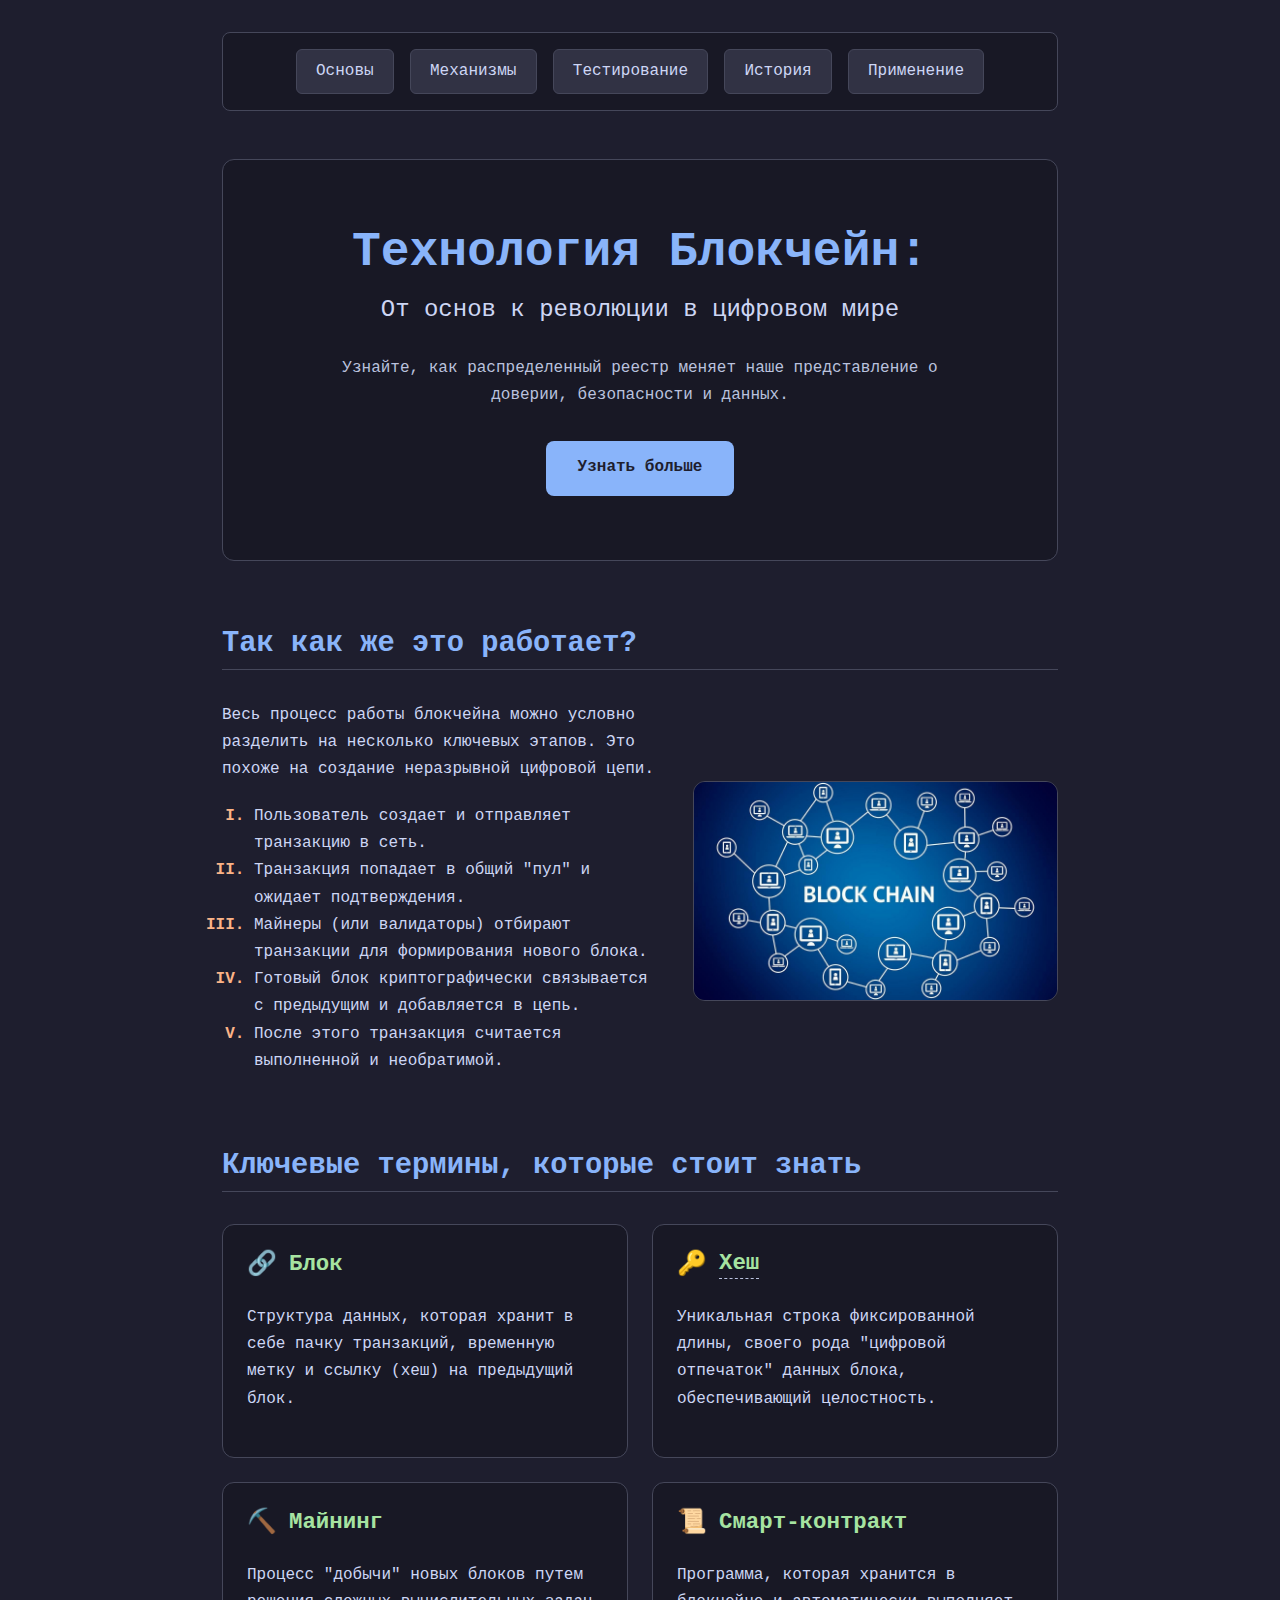
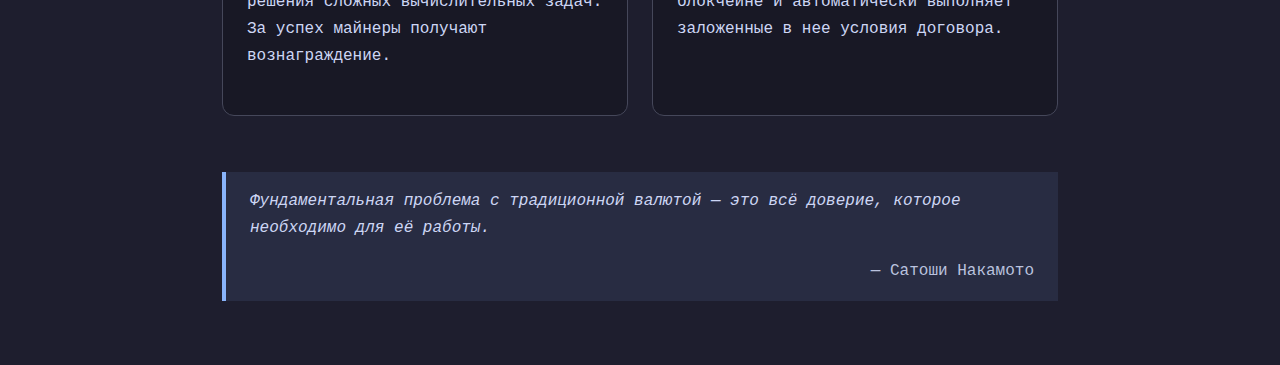
<file: index.html>
<!DOCTYPE html>
<html lang="ru">
<head>
    <meta charset="UTF-8">
    <meta name="viewport" content="width=device-width, initial-scale=1.0">
    <link rel="icon" href="images/icon.ico" type="image/x-icon">
    <title>Основы Блокчейна</title>
    <link rel="stylesheet" href="css/global.css">
    <link rel="stylesheet" href="css/style1.css">
</head>
<body>
    <header class="site-header">
        <nav>
            <a href="index.html">Основы</a>
            <a href="mechanisms.html">Механизмы</a>
            <a href="quiz.html">Тестирование</a>
            <a href="history.html">История</a>
            <a href="applications.html">Применение</a>
        </nav>
    </header>

    <main>
        <section class="hero">
            <h1 class="hero-title">Технология Блокчейн:</h1>
            <p class="hero-subtitle">От основ к революции в цифровом мире</p>
            <p class="hero-description">
                Узнайте, как распределенный реестр меняет наше представление о доверии, безопасности и данных.
            </p>
            <a href="#how-it-works" class="cta-button">Узнать больше</a>
        </section>

        <section id="how-it-works">
            <h2>Так как же это работает?</h2>
            <div class="how-it-works-container">
                <div class="how-it-works-text">
                    <p>Весь процесс работы блокчейна можно условно разделить на несколько ключевых этапов. Это похоже на создание неразрывной цифровой цепи.</p>
                    <ol type="I" start="1">
                        <li>Пользователь создает и отправляет транзакцию в сеть.</li>
                        <li>Транзакция попадает в общий "пул" и ожидает подтверждения.</li>
                        <li>Майнеры (или валидаторы) отбирают транзакции для формирования нового блока.</li>
                        <li>Готовый блок криптографически связывается с предыдущим и добавляется в цепь.</li>
                        <li>После этого транзакция считается выполненной и необратимой.</li>
                    </ol>
                </div>
                <div class="how-it-works-visual">
                    <img src="images/blockchain-image.jpg" alt="Абстрактное изображение блокчейн-сети">
                </div>
            </div>
        </section>

        <section class="terms" id="terms">
            <h2>Ключевые термины, которые стоит знать</h2>
            <div class="terms-grid">
                <div class="term-card">
                    <h3><span class="icon">🔗</span>Блок</h3>
                    <p>Структура данных, которая хранит в себе пачку транзакций, временную метку и ссылку (хеш) на предыдущий блок.</p>
                </div>
                <div class="term-card">
                    <h3><span class="icon">🔑</span><abbr title="Криптографическая хеш-функция">Хеш</abbr></h3>
                    <p>Уникальная строка фиксированной длины, своего рода "цифровой отпечаток" данных блока, обеспечивающий целостность.</p>
                </div>
                <div class="term-card">
                    <h3><span class="icon">⛏️</span>Майнинг</h3>
                    <p>Процесс "добычи" новых блоков путем решения сложных вычислительных задач. За успех майнеры получают вознаграждение.</p>
                </div>
                <div class="term-card">
                    <h3><span class="icon">📜</span>Смарт-контракт</h3>
                    <p>Программа, которая хранится в блокчейне и автоматически выполняет заложенные в нее условия договора.</p>
                </div>
            </div>
        </section>

        <blockquote>
            Фундаментальная проблема с традиционной валютой — это всё доверие, которое необходимо для её работы.
            <cite>— Сатоши Накамото</cite>
        </blockquote>

    </main>

    <script src="js/script.js"></script>
</body>
</html>
</file>
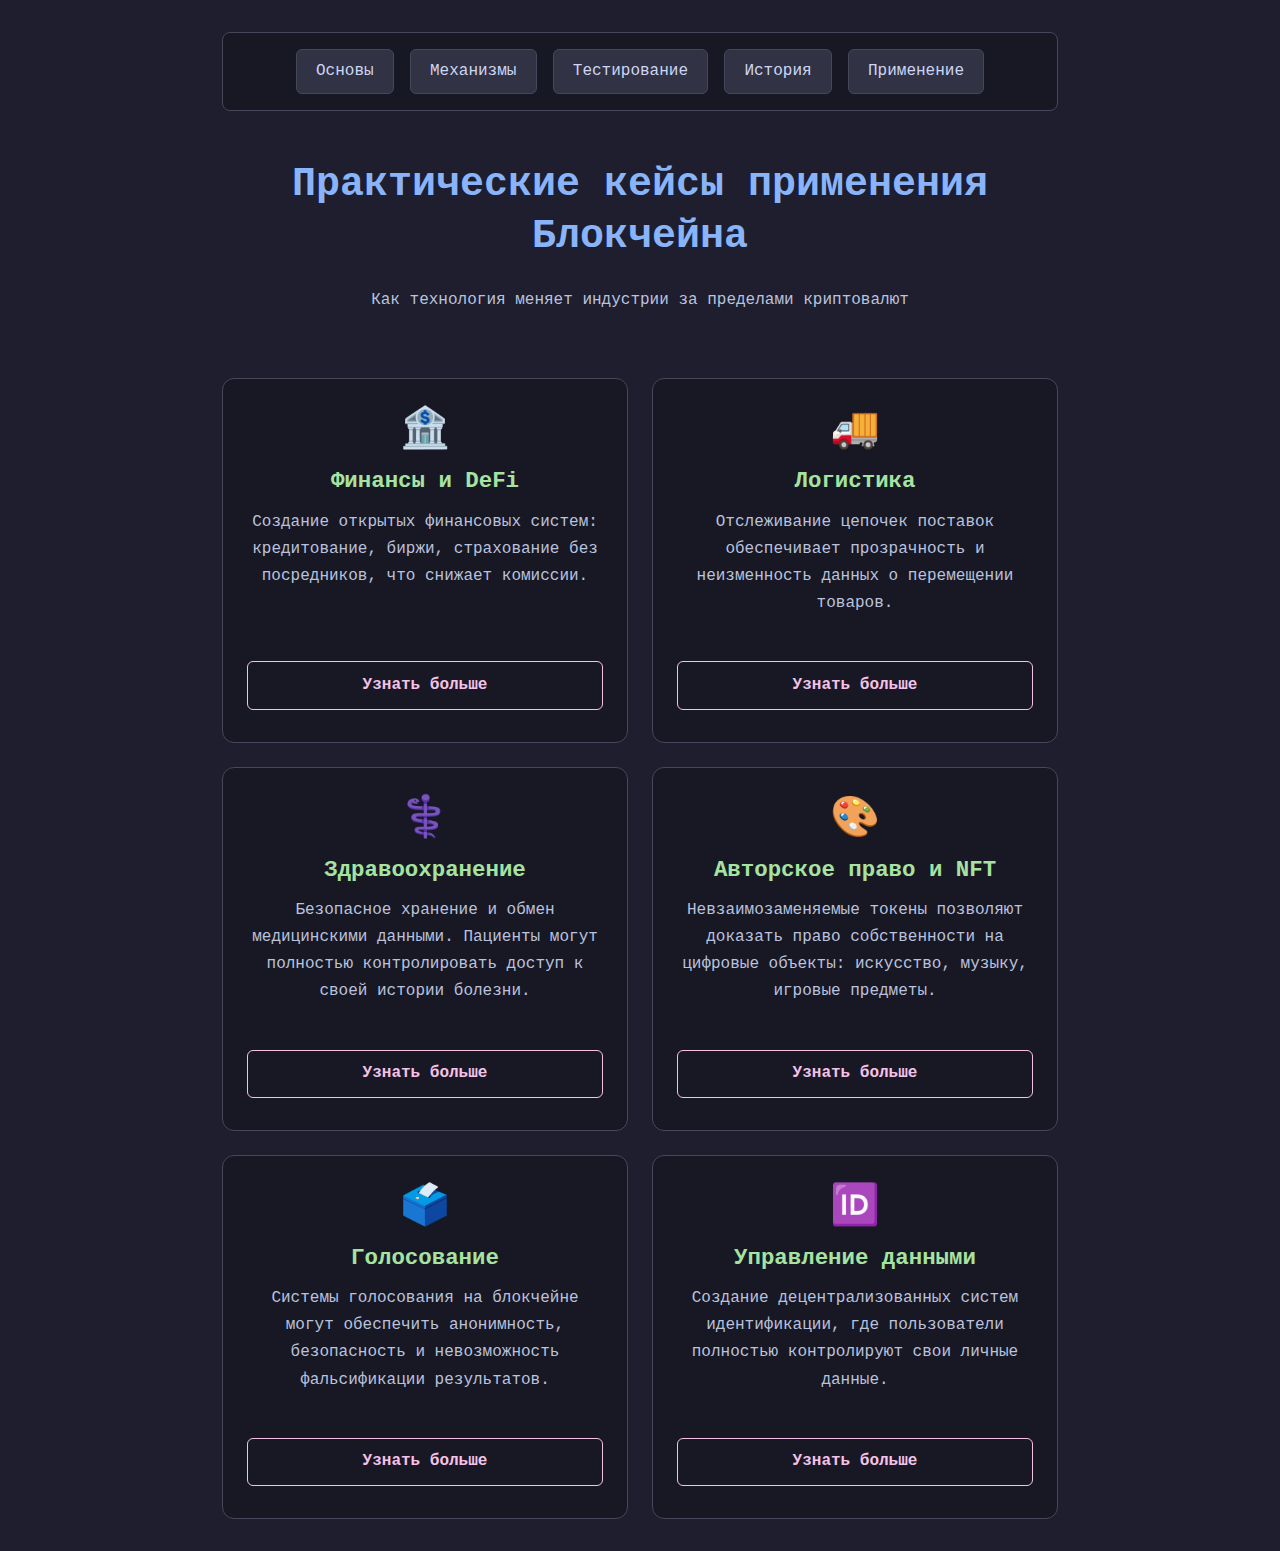
<file: applications.html>
<!DOCTYPE html>
<html lang="ru">
<head>
    <meta charset="UTF-8">
    <meta name="viewport" content="width=device-width, initial-scale=1.0">
    <title>Применение Блокчейна</title>
    <link rel="icon" href="images/icon.ico" type="image/x-icon">
    <link rel="stylesheet" href="css/global.css">
    <link rel="stylesheet" href="css/style5.css">
</head>
<body>
    <header class="site-header">
        <nav>
            <a href="index.html">Основы</a>
            <a href="mechanisms.html">Механизмы</a>
            <a href="quiz.html">Тестирование</a>
            <a href="history.html">История</a>
            <a href="applications.html">Применение</a>
        </nav>
    </header>

    <main>
        <h1>Практические кейсы применения Блокчейна</h1>
        <p class="subtitle">Как технология меняет индустрии за пределами криптовалют</p>
        <div class="cases-grid">
            <div class="case-card">
                <div class="card-icon">🏦</div>
                <h3>Финансы и DeFi</h3>
                <p>Создание открытых финансовых систем: кредитование, биржи, страхование без посредников, что снижает комиссии.</p>
                <a href="https://ru.wikipedia.org/wiki/Децентрализованные_финансы" class="card-button" target="_blank" rel="noopener noreferrer">Узнать больше</a>
            </div>
            <div class="case-card">
                <div class="card-icon">🚚</div>
                <h3>Логистика</h3>
                <p>Отслеживание цепочек поставок обеспечивает прозрачность и неизменность данных о перемещении товаров.</p>
                <a href="https://eurologistics.ru/blog/stati/integratsiya-blokcheyn-tekhnologiy-v-logistiku-plyusy-i-minusy-dlya-biznesa/" class="card-button" target="_blank" rel="noopener noreferrer">Узнать больше</a>
            </div>
            <div class="case-card">
                <div class="card-icon">⚕️</div>
                <h3>Здравоохранение</h3>
                <p>Безопасное хранение и обмен медицинскими данными. Пациенты могут полностью контролировать доступ к своей истории болезни.</p>
                <a href="https://zdrav.expert/index.php/%D0%A1%D1%82%D0%B0%D1%82%D1%8C%D1%8F:%D0%91%D0%BB%D0%BE%D0%BA%D1%87%D0%B5%D0%B9%D0%BD_%D0%B2_%D0%BC%D0%B5%D0%B4%D0%B8%D1%86%D0%B8%D0%BD%D0%B5" class="card-button" target="_blank" rel="noopener noreferrer">Узнать больше</a>
            </div>
            <div class="case-card">
                <div class="card-icon">🎨</div>
                <h3>Авторское право и NFT</h3>
                <p>Невзаимозаменяемые токены позволяют доказать право собственности на цифровые объекты: искусство, музыку, игровые предметы.</p>
                <a href="https://ru.wikipedia.org/wiki/Невзаимозаменяемый_токен" class="card-button" target="_blank" rel="noopener noreferrer">Узнать больше</a>
            </div>
            <div class="case-card">
                <div class="card-icon">🗳️</div>
                <h3>Голосование</h3>
                <p>Системы голосования на блокчейне могут обеспечить анонимность, безопасность и невозможность фальсификации результатов.</p>
                <a href="https://ru.wikipedia.org/wiki/Электронное_голосование" class="card-button" target="_blank" rel="noopener noreferrer">Узнать больше</a>
            </div>
            <div class="case-card">
                <div class="card-icon">🆔</div>
                <h3>Управление данными</h3>
                <p>Создание децентрализованных систем идентификации, где пользователи полностью контролируют свои личные данные.</p>
                <a href="https://www.aoc.cat/ru/projecte-innovacio/identitat-digital-autogestionada-dambit-global-i-basada-en-estandars-internacionals-i-blockchain/" class="card-button" target="_blank" rel="noopener noreferrer">Узнать больше</a>
            </div>
        </div>
    </main>

    <script src="js/script.js"></script>
</body>
</html>
</file>
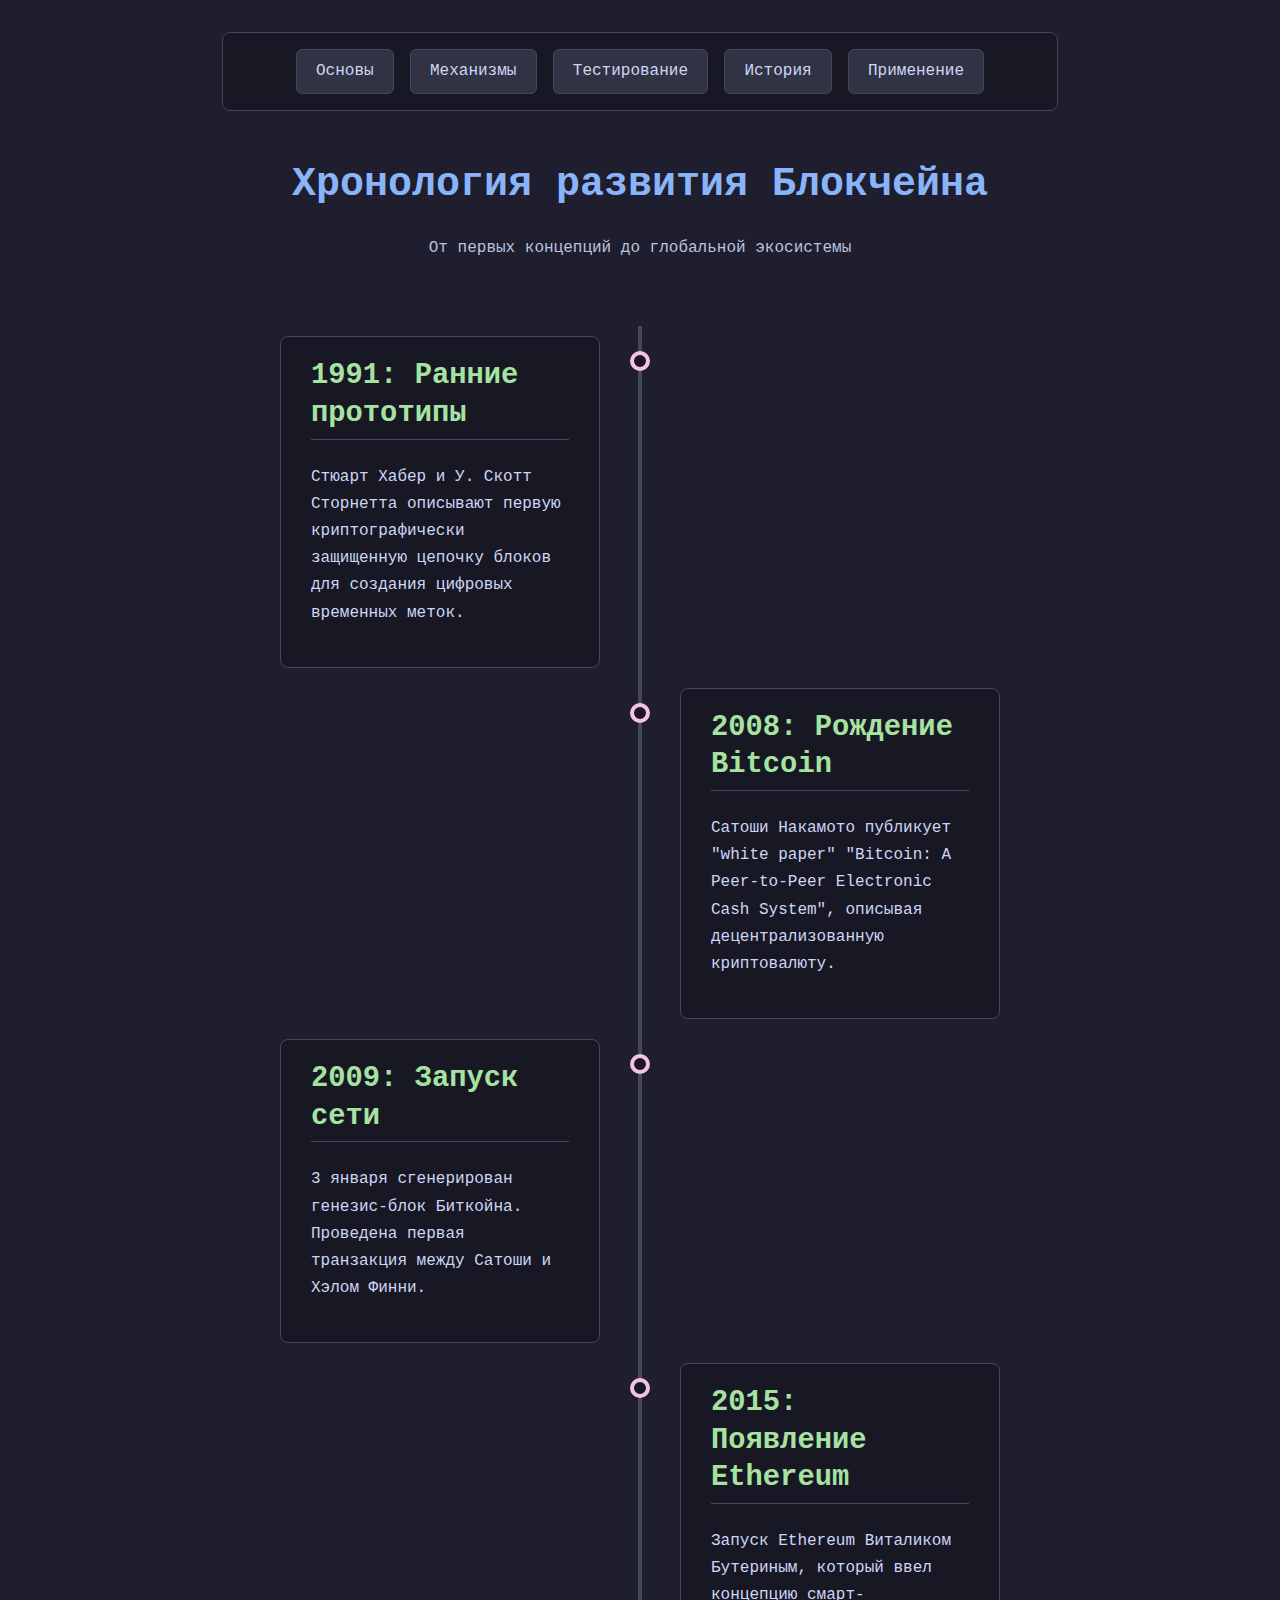
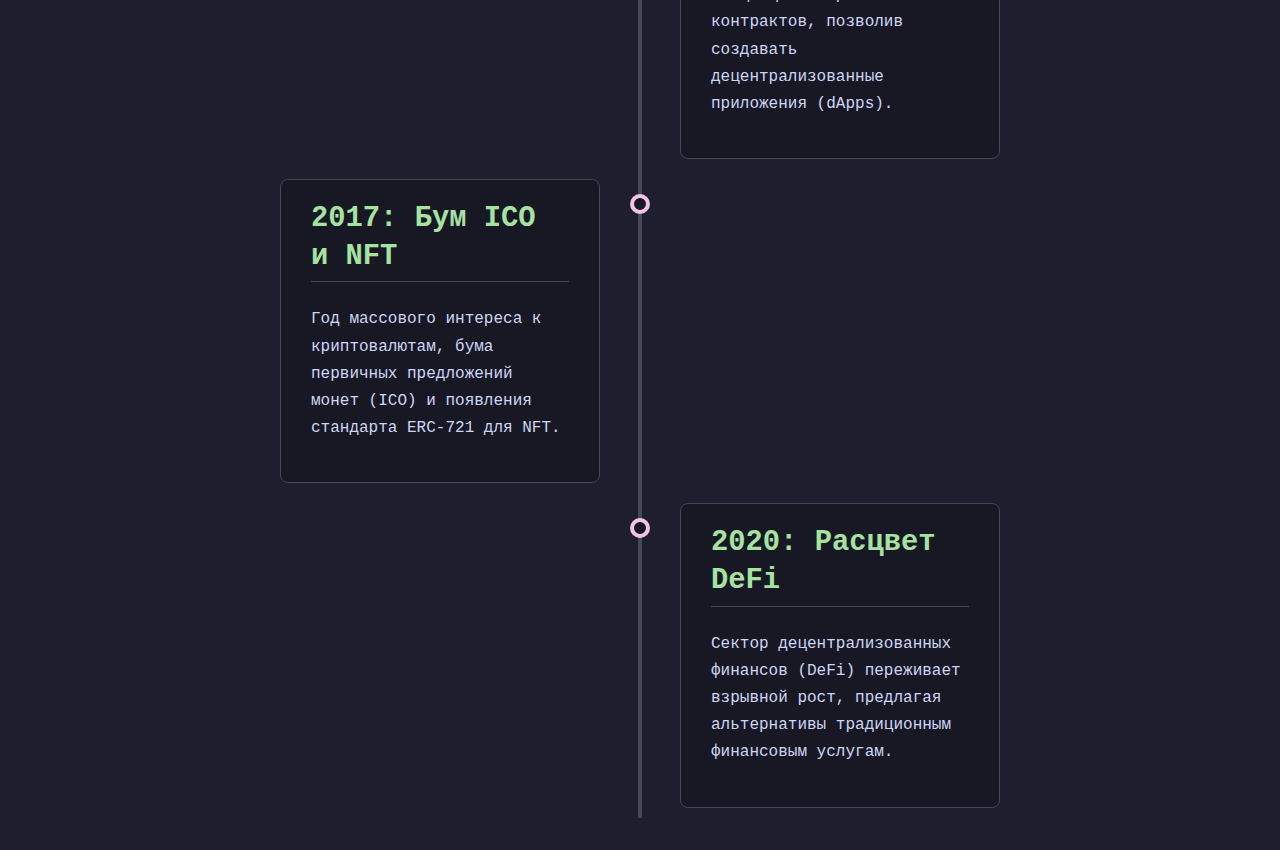
<file: history.html>
<!DOCTYPE html>
<html lang="ru">
<head>
    <meta charset="UTF-8">
    <meta name="viewport" content="width=device-width, initial-scale=1.0">
    <title>История Блокчейна</title>
    <link rel="icon" href="images/icon.ico" type="image/x-icon">
    <link rel="stylesheet" href="css/global.css">
    <link rel="stylesheet" href="css/style4.css">
</head>
<body>
    <header class="site-header">
        <nav>
            <a href="index.html">Основы</a>
            <a href="mechanisms.html">Механизмы</a>
            <a href="quiz.html">Тестирование</a>
            <a href="history.html">История</a>
            <a href="applications.html">Применение</a>
        </nav>
    </header>

    <main>
        <h1>Хронология развития Блокчейна</h1>
        <p class="subtitle">От первых концепций до глобальной экосистемы</p>
        <div class="timeline">
            <div class="timeline-item"><div class="timeline-content"><h2>1991: Ранние прототипы</h2><p>Стюарт Хабер и У. Скотт Сторнетта описывают первую криптографически защищенную цепочку блоков для создания цифровых временных меток.</p></div></div>
            <div class="timeline-item"><div class="timeline-content"><h2>2008: Рождение Bitcoin</h2><p>Сатоши Накамото публикует "white paper" "Bitcoin: A Peer-to-Peer Electronic Cash System", описывая децентрализованную криптовалюту.</p></div></div>
            <div class="timeline-item"><div class="timeline-content"><h2>2009: Запуск сети</h2><p>3 января сгенерирован генезис-блок Биткойна. Проведена первая транзакция между Сатоши и Хэлом Финни.</p></div></div>
            <div class="timeline-item"><div class="timeline-content"><h2>2015: Появление Ethereum</h2><p>Запуск Ethereum Виталиком Бутериным, который ввел концепцию смарт-контрактов, позволив создавать децентрализованные приложения (dApps).</p></div></div>
            <div class="timeline-item"><div class="timeline-content"><h2>2017: Бум ICO и NFT</h2><p>Год массового интереса к криптовалютам, бума первичных предложений монет (ICO) и появления стандарта ERC-721 для NFT.</p></div></div>
            <div class="timeline-item"><div class="timeline-content"><h2>2020: Расцвет DeFi</h2><p>Сектор децентрализованных финансов (DeFi) переживает взрывной рост, предлагая альтернативы традиционным финансовым услугам.</p></div></div>
        </div>
    </main>
    
    <script src="js/script.js"></script>
</body>
</html>
</file>
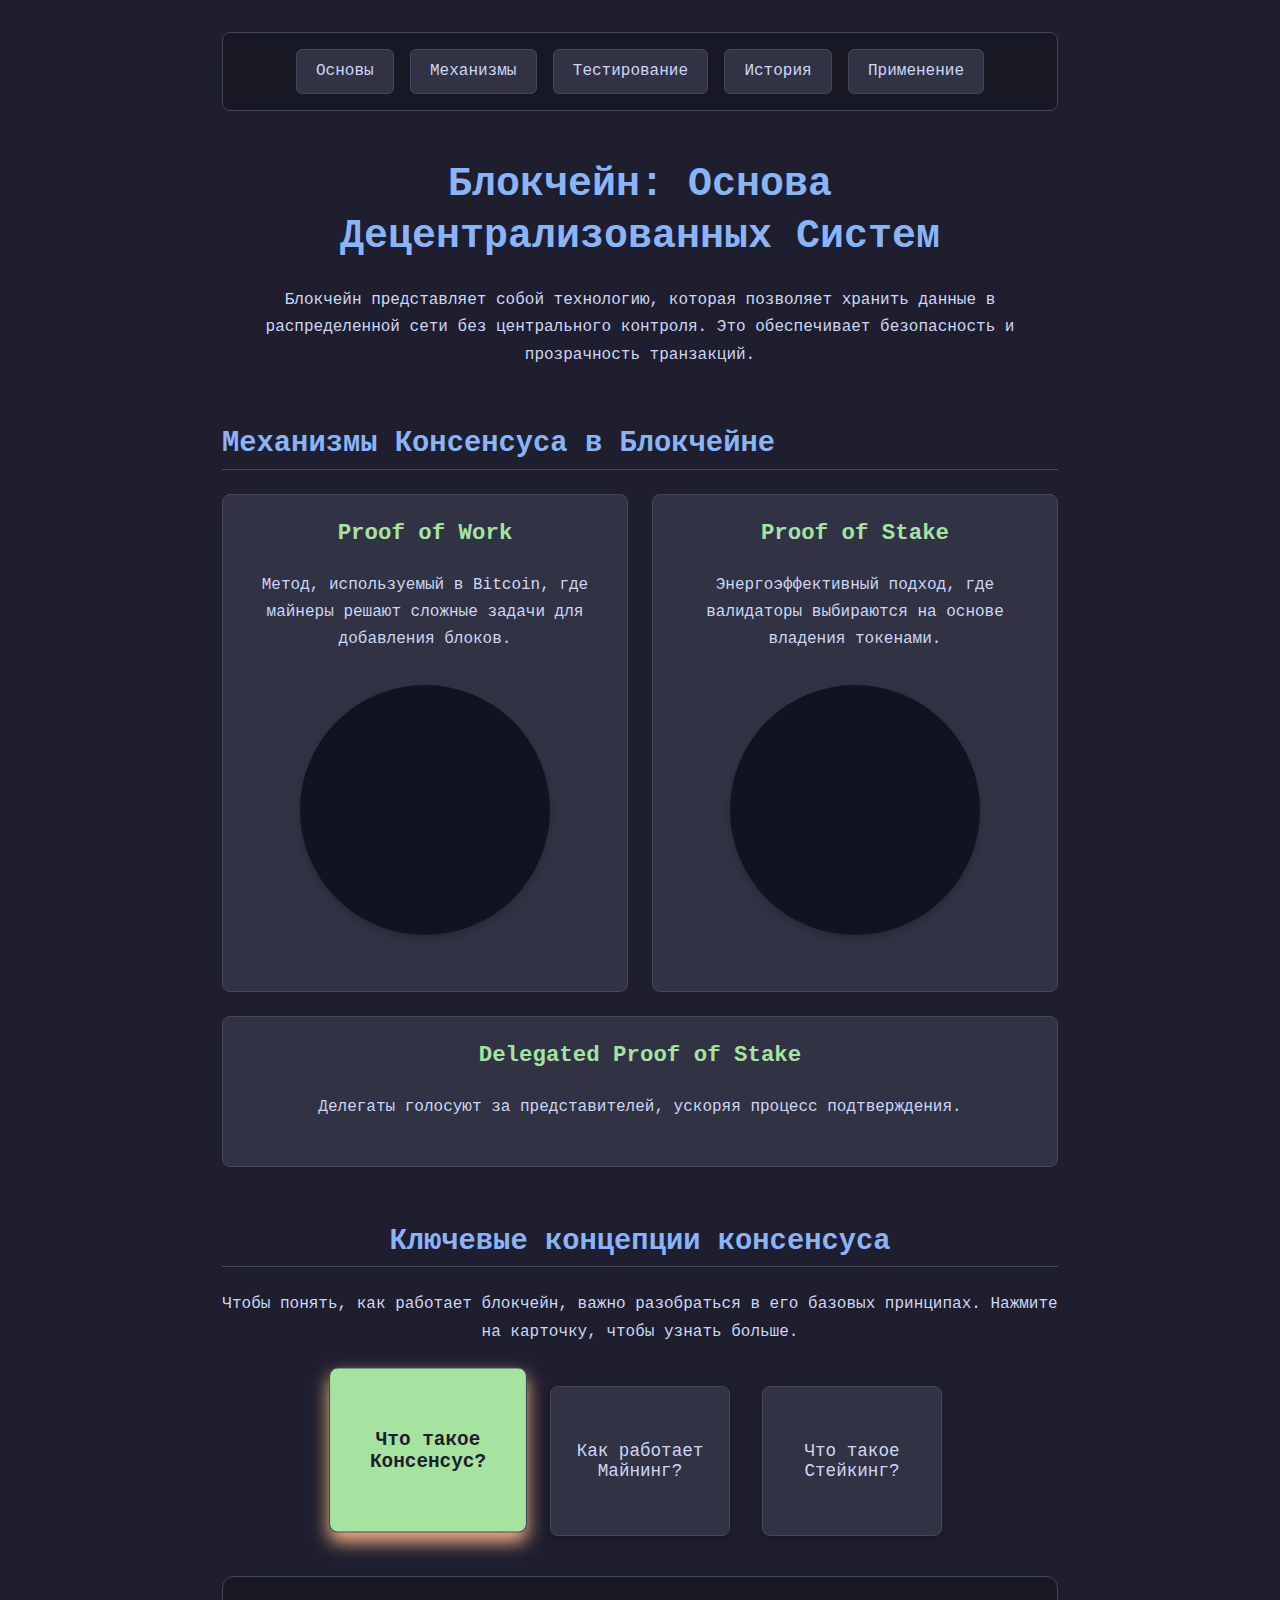
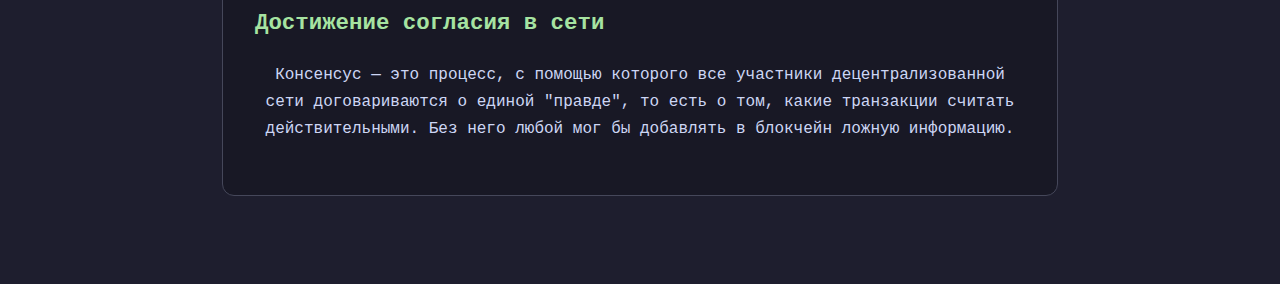
<file: mechanisms.html>
<!DOCTYPE html>
<html lang="ru">
<head>
    <meta charset="UTF-8">
    <meta name="viewport" content="width=device-width, initial-scale=1.0">
    <title>Механизмы Консенсуса</title>
    <link rel="icon" href="images/icon.ico" type="image/x-icon">
    <link rel="stylesheet" href="css/global.css">
    <link rel="stylesheet" href="css/style2.css">
</head>
<body>
    <header class="site-header">
        <nav>
            <a href="index.html">Основы</a>
            <a href="mechanisms.html">Механизмы</a>
            <a href="quiz.html">Тестирование</a>
            <a href="history.html">История</a>
            <a href="applications.html">Применение</a>
        </nav>
    </header>

    <main>
        <section id="intro" class="intro-section">
            <h1>Блокчейн: Основа Децентрализованных Систем</h1>
            <p>Блокчейн представляет собой технологию, которая позволяет хранить данные в распределенной сети без центрального контроля. Это обеспечивает безопасность и прозрачность транзакций.</p>
        </section>
        
        <section>
            <h2>Механизмы Консенсуса в Блокчейне</h2>
            <div class="flex-container">
                <div class="flex-item">
                    <h3>Proof of Work</h3>
                    <p>Метод, используемый в Bitcoin, где майнеры решают сложные задачи для добавления блоков.</p>
                    <div class="animated-block pow"></div>
                </div>
                <div class="flex-item">
                    <h3>Proof of Stake</h3>
                    <p>Энергоэффективный подход, где валидаторы выбираются на основе владения токенами.</p>
                    <div class="animated-block pos"></div>
                </div>
                <div class="flex-item">
                    <h3>Delegated Proof of Stake</h3>
                    <p>Делегаты голосуют за представителей, ускоряя процесс подтверждения.</p>
                </div>
            </div>
        </section>
        
        <section id="applications" class="applications-section">
            <h2>Ключевые концепции консенсуса</h2>
            <p>Чтобы понять, как работает блокчейн, важно разобраться в его базовых принципах. Нажмите на карточку, чтобы узнать больше.</p>
            
            <div class="transform-controls">
                <button class="transform-box left active" data-content="consensus">Что такое Консенсус?</button>
                <button class="transform-box middle" data-content="mining">Как работает Майнинг?</button>
                <button class="transform-box right" data-content="staking">Что такое Стейкинг?</button>
            </div>

            <div class="transform-content">
                <div class="content-panel active" id="consensus">
                    <h3>Достижение согласия в сети</h3>
                    <p>Консенсус — это процесс, с помощью которого все участники децентрализованной сети договариваются о единой "правде", то есть о том, какие транзакции считать действительными. Без него любой мог бы добавлять в блокчейн ложную информацию.</p>
                </div>
                <div class="content-panel" id="mining">
                    <h3>Решение криптографических задач</h3>
                    <p>Майнинг (в Proof-of-Work) — это соревнование, в котором участники (майнеры) пытаются первыми найти решение сложной математической задачи. Первый, кто находит решение, получает право добавить новый блок в цепь и получает за это вознаграждение.</p>
                </div>
                <div class="content-panel" id="staking">
                    <h3>Подтверждение долей владения</h3>
                    <p>Стейкинг (в Proof-of-Stake) — это более энергоэффективная альтернатива майнингу. Участники "замораживают" свои монеты в качестве залога. Чем больше монет у участника, тем выше шанс, что именно его выберут для создания нового блока и получения награды.</p>
                </div>
            </div>
        </section>
    </main>
    
    <script src="js/script.js"></script>
</body>
</html>
</file>
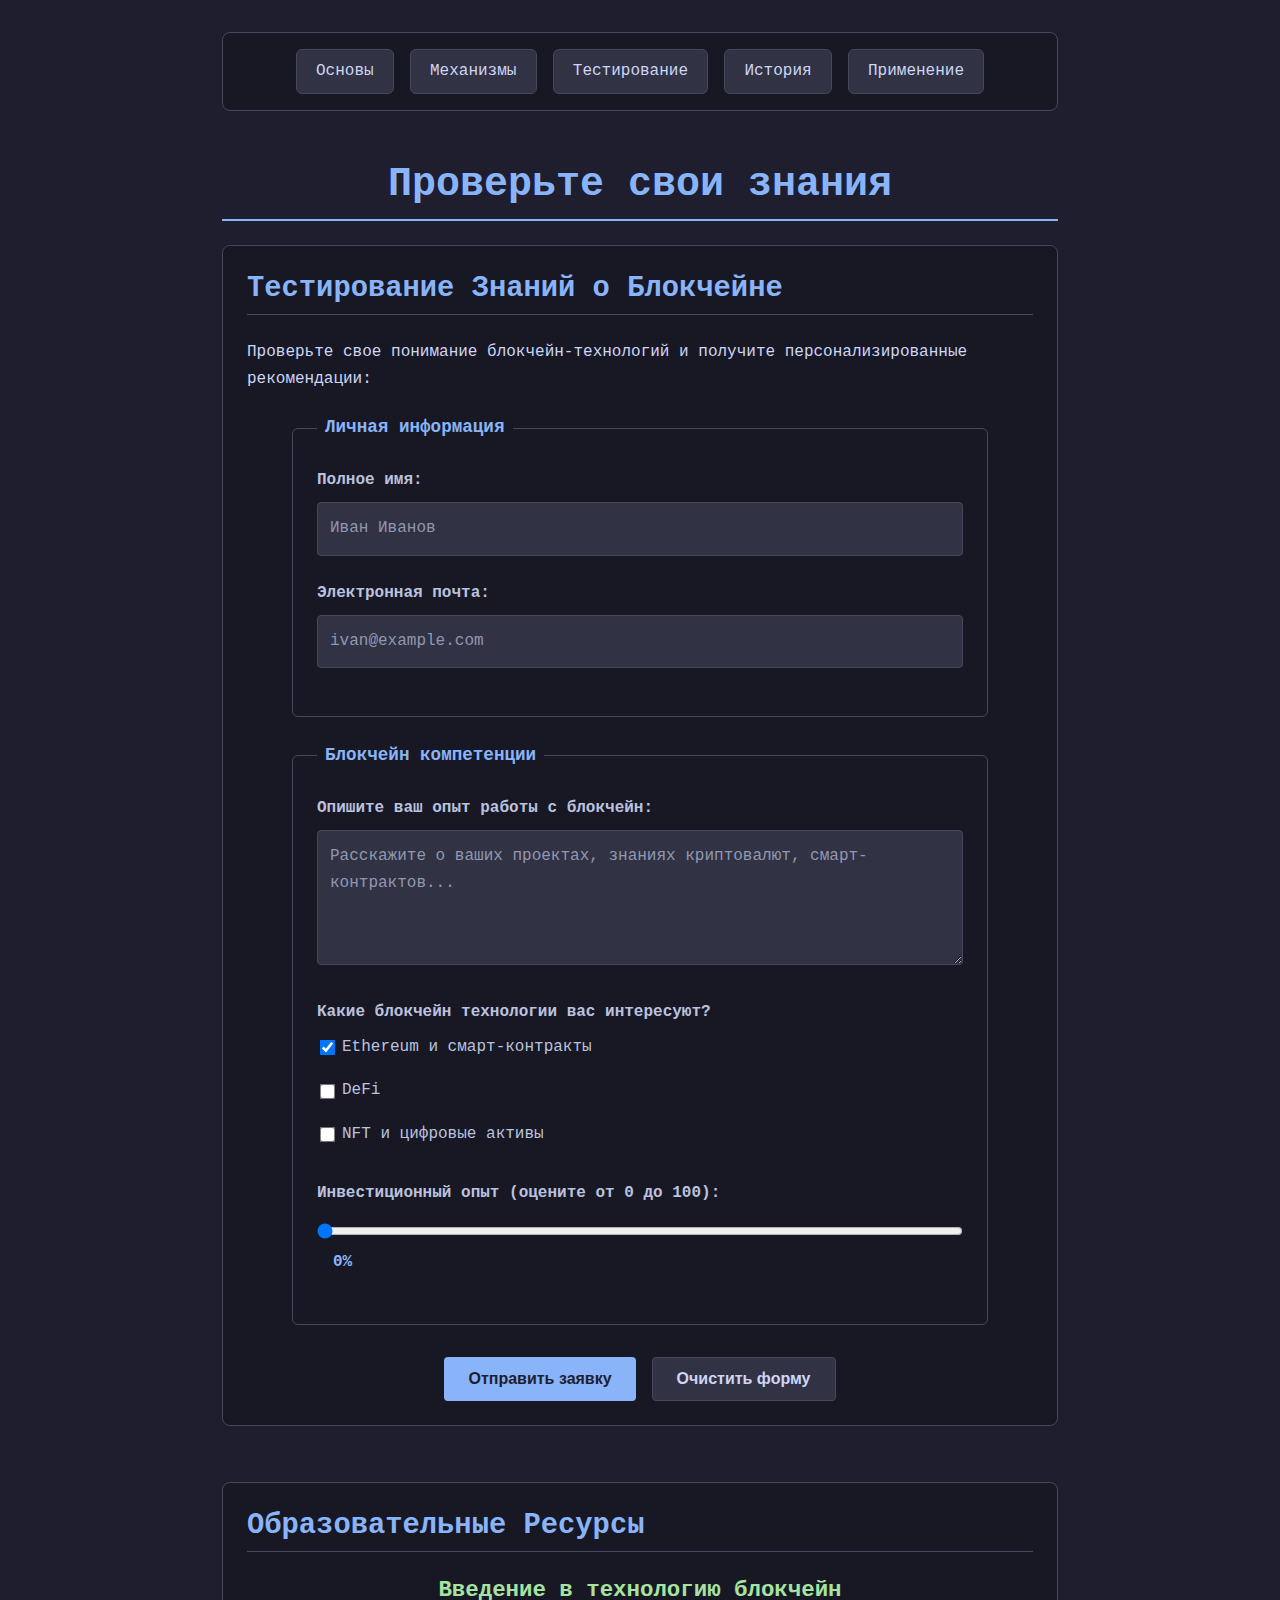
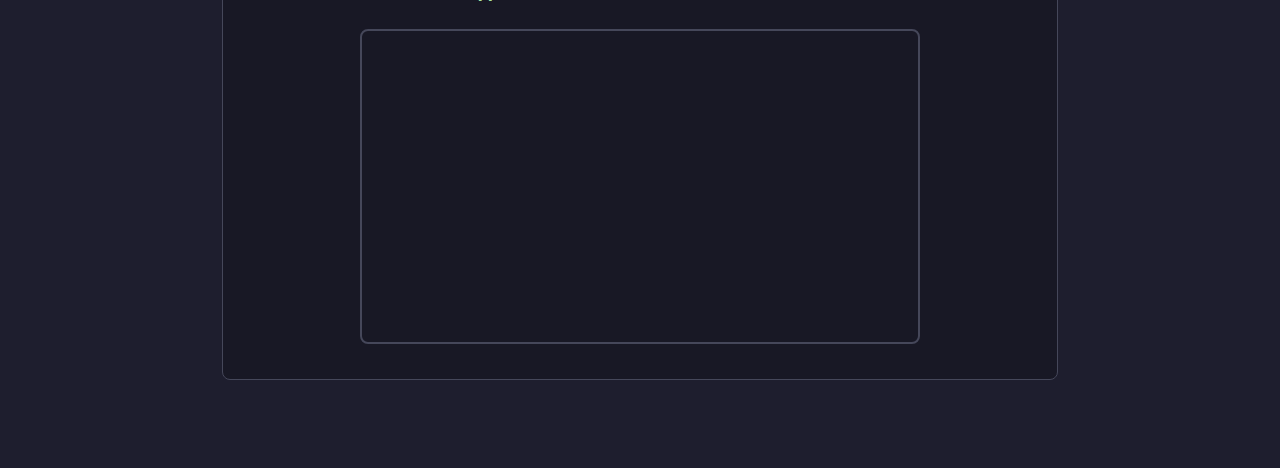
<file: quiz.html>
<!DOCTYPE html>
<html lang="ru">
<head>
    <meta charset="UTF-8">
    <meta name="viewport" content="width=device-width, initial-scale=1.0">
    <title>Тестирование и Ресурсы</title>
    <link rel="icon" href="images/icon.ico" type="image/x-icon">
    <link rel="stylesheet" href="css/global.css">
    <link rel="stylesheet" href="css/style3.css">
</head>
<body>
    <header class="site-header">
       <nav>
            <a href="index.html">Основы</a>
            <a href="mechanisms.html">Механизмы</a>
            <a href="quiz.html">Тестирование</a>
            <a href="history.html">История</a>
            <a href="applications.html">Применение</a>
        </nav>
    </header>

    <main>
        <h1 id="main-title">Проверьте свои знания</h1>
        <section class="quiz-section" id="quiz">
            <h2>Тестирование Знаний о Блокчейне</h2>
            <p>Проверьте свое понимание блокчейн-технологий и получите персонализированные рекомендации:</p>
            <form class="quiz-form" action="#" method="post">
                <fieldset>
                    <legend>Личная информация</legend>
                    <div class="form-group"><label for="name">Полное имя:</label><input type="text" id="name" name="name" placeholder="Иван Иванов" required></div>
                    <div class="form-group"><label for="email">Электронная почта:</label><input type="email" id="email" name="email" placeholder="ivan@example.com" required></div>
                </fieldset>
                <fieldset>
                    <legend>Блокчейн компетенции</legend>
                    <div class="form-group"><label for="experience">Опишите ваш опыт работы с блокчейн:</label><textarea id="experience" name="experience" rows="4" placeholder="Расскажите о ваших проектах, знаниях криптовалют, смарт-контрактов..." minlength="20" required></textarea></div>
                    <div class="form-group"><label>Какие блокчейн технологии вас интересуют?</label><div class="checkbox-group"><label><input type="checkbox" name="technology" value="ethereum" checked> Ethereum и смарт-контракты</label><label><input type="checkbox" name="technology" value="defi"> DeFi</label><label><input type="checkbox" name="technology" value="nft"> NFT и цифровые активы</label></div></div>
                    <div class="form-group"><label for="investment">Инвестиционный опыт (оцените от 0 до 100):</label><input type="range" id="investment" name="investment" min="0" max="100" value="0"><span id="investment-value">0%</span></div>
                </fieldset>
                <div class="form-actions"><button type="submit" class="btn-submit">Отправить заявку</button><button type="reset" class="btn-reset">Очистить форму</button></div>
            </form>
        </section>
        <section class="multimedia" id="multimedia">
            <h2>Образовательные Ресурсы</h2>
            <div class="video-container">
                <h3>Введение в технологию блокчейн</h3>
                <iframe width="560" height="315" src="https://www.youtube.com/embed/SSo_EIwHSd4" title="Образовательное видео о блокчейне" frameborder="0" allowfullscreen></iframe>
            </div>
        </section>
    </main>

    <script src="js/script.js"></script>
</body>
</html>
</file>
<file: css/global.css>
:root {
    --bg: #1e1e2e;
    --surface: #181825;
    --overlay: #313244;
    --border: #45475a;
    --text: #cdd6f4;
    --subtext: #bac2de;
    --blue: #89b4fa;
    --green: #a6e3a1;
    --pink: #f5c2e7;
    --orange: #fab387;
    --red: #f38ba8;
}

*, *::before, *::after { 
    box-sizing: border-box; 
}

html { 
    scroll-behavior: smooth;
}

body {
    background-color: var(--bg);
    color: var(--text);
    font-family: 'Fira Code', 'Consolas', 'Courier New', monospace;
    line-height: 1.7;
    max-width: 900px;
    margin: 0 auto;
    padding: 2rem;
}

h1, h2, h3 {
    line-height: 1.3;
    margin: 0 0 1.5rem 0;
    color: var(--blue);
}

h1 { font-size: 2.5rem; }
h2 { font-size: 1.8rem; border-bottom: 1px solid var(--border); padding-bottom: .4rem; }
h3 { font-size: 1.4rem; color: var(--green); }
p { margin: 0 0 1.25rem 0; }
strong, b { color: var(--orange); }
em, i { color: var(--green); }
u { text-decoration-color: var(--red); }

main a {
    color: var(--pink);
    text-decoration: none;
    border-bottom: 1px dotted var(--pink);
    transition: background-color 0.2s, color 0.2s;
    padding: 0.1em 0.2em;
    border-radius: 3px;
}
main a:hover {
    background-color: var(--pink);
    color: var(--bg);
    border-bottom-style: solid;
}

blockquote {
    background-color: rgba(137, 180, 250, 0.1);
    border-left: 4px solid var(--blue);
    margin: 2em 0;
    padding: 1em 1.5em;
    font-style: italic;
}
blockquote cite {
    display: block;
    text-align: right;
    margin-top: 1em;
    color: var(--subtext);
    font-style: normal;
}
section { 
    margin-bottom: 3.5rem; 
}

.site-header {
    background: var(--surface);
    padding: 1rem 0;
    margin-bottom: 3rem;
    border-radius: 8px;
    border: 1px solid var(--border);
}
.site-header nav {
    display: flex;
    justify-content: center;
    align-items: center;
    gap: 1rem;
    flex-wrap: wrap;
}
.site-header nav a {
    padding: 0.5em 1.2em;
    background-color: var(--overlay);
    border: 1px solid var(--border);
    border-radius: 6px;
    color: var(--text);
    text-decoration: none;
    transition: background-color 0.2s, transform 0.2s;
}
.site-header nav a:hover {
    background-color: var(--blue);
    color: var(--bg);
    transform: scale(1.05);
}

#backToTop {
    display: none;
    position: fixed;
    bottom: 20px;
    right: 30px;
    z-index: 1001;
    border: none;
    background-color: var(--blue);
    color: var(--bg);
    cursor: pointer;
    padding: 15px;
    border-radius: 50%;
    font-size: 18px;
    width: 50px;
    height: 50px;
    transition: background-color 0.3s, opacity 0.3s;
}
#backToTop:hover {
    background-color: var(--pink);
}

@media (max-width: 768px) {
    body {
        padding: 1.5rem 1rem;
        font-size: 0.95rem;
    }
    h1 { font-size: 2rem; }
    h2 { font-size: 1.6rem; }
    h3 { font-size: 1.3rem; }

    .site-header nav {
        flex-direction: column;
        gap: 0.8rem;
    }
    .site-header nav a {
        width: 90%;
        text-align: center;
    }
}
</file>
<file: css/style1.css>
.hero {
    text-align: center;
    padding: 4rem 2rem;
    background-color: var(--surface);
    border-radius: 12px;
    margin-bottom: 4rem;
    border: 1px solid var(--border);
}

.hero-title {
    font-size: 3rem;
    color: var(--blue);
    margin: 0;
    line-height: 1.2;
}

.hero-subtitle {
    font-size: 1.5rem;
    color: var(--text);
    margin: 0.5rem 0 1.5rem 0;
}

.hero-description {
    max-width: 600px;
    margin: 0 auto 2rem auto;
    color: var(--subtext);
}

.cta-button {
    display: inline-block;
    padding: 0.8rem 2rem;
    background-color: var(--blue);
    color: var(--bg);
    border-radius: 8px;
    text-decoration: none;
    font-weight: bold;
    font-size: 1rem;
    border: none;
    border-bottom: 2px solid transparent;
    transition: transform 0.2s ease, background-color 0.2s ease;
}

.cta-button:hover {
    background-color: var(--pink);
    transform: translateY(-3px);
}

.how-it-works-container {
    display: grid;
    grid-template-columns: 1.2fr 1fr;
    gap: 2rem;
    align-items: center;
    margin-top: 2rem;
}

.how-it-works-text ol {
    padding-left: 2em;
}

.how-it-works-text ol li::marker {
    color: var(--orange);
    font-weight: bold;
}

.how-it-works-visual img {
    width: 100%;
    height: auto;
    border-radius: 12px;
    object-fit: cover;
    border: 1px solid var(--border);
}

.terms-grid {
    display: grid;
    grid-template-columns: repeat(auto-fit, minmax(280px, 1fr));
    gap: 1.5rem;
    margin-top: 2rem;
}

.term-card {
    background: var(--surface);
    padding: 1.5rem;
    border: 1px solid var(--border);
    border-radius: 12px;
    transition: transform 0.3s ease, border-color 0.3s ease, box-shadow 0.3s ease;
}

.term-card:hover {
    transform: translateY(-8px);
    border-color: var(--pink);
    box-shadow: 0 10px 20px rgba(0, 0, 0, 0.2);
}

.term-card h3 {
    display: flex;
    align-items: center;
    gap: 0.75rem;
    margin-top: 0;
    color: var(--green);
}

.term-card .icon {
    font-size: 1.5rem;
}

.term-card abbr {
    text-decoration: none;
    border-bottom: 1px dashed var(--subtext);
    cursor: help;
}

@media (max-width: 768px) {
    .hero-title {
        font-size: 2.2rem;
    }
    .hero-subtitle {
        font-size: 1.2rem;
    }
    
    .how-it-works-container {
        grid-template-columns: 1fr;
    }
}
</file>
<file: css/style5.css>
h1 {
    text-align: center;
    font-size: 2.5rem;
}

.subtitle {
    text-align: center;
    color: var(--subtext);
    max-width: 600px;
    margin: 0 auto 4rem auto;
}

.cases-grid {
    display: grid;
    grid-template-columns: repeat(auto-fit, minmax(300px, 1fr));
    gap: 1.5rem;
    max-width: 1200px;
    margin: 0 auto;
}

.case-card {
    background-color: var(--surface);
    border: 1px solid var(--border);
    border-radius: 12px;
    padding: 2rem 1.5rem;
    transition: transform 0.3s ease, box-shadow 0.3s ease;
    display: flex;
    flex-direction: column;
    text-align: center;
}

.case-card:hover {
    transform: translateY(-8px);
    box-shadow: 0 12px 24px rgba(0, 0, 0, 0.25);
    border-color: var(--green);
}

.card-icon {
    font-size: 2.5rem;
    margin-bottom: 1rem;
    line-height: 1;
}

.case-card h3 {
    color: var(--green);
    margin-top: 0;
    margin-bottom: 0.75rem;
}

.case-card p {
    flex-grow: 1; 
    color: var(--subtext);
}

.card-button {
    margin-top: 1.5rem;
    padding: 0.6rem 1.5rem;
    border: 1px solid var(--pink);
    border-radius: 6px;
    color: var(--pink);
    background-color: transparent;
    text-decoration: none;
    font-weight: bold;
    transition: background-color 0.2s, color 0.2s;
}

.card-button:hover {
    background-color: var(--pink);
    color: var(--bg);
    border-bottom-style: solid;
}
</file>
<file: css/style4.css>
h1 {
    text-align: center;
    font-size: 2.5rem;
}

.subtitle {
    text-align: center;
    color: var(--subtext);
    margin-bottom: 4rem;
}

.timeline {
    position: relative;
    max-width: 800px;
    margin: 0 auto;
}

.timeline::after {
    content: '';
    position: absolute;
    width: 4px;
    background-color: var(--border);
    top: 0;
    bottom: 0;
    left: 50%;
    margin-left: -2px;
}

.timeline-item {
    padding: 10px 40px;
    position: relative;
    width: 50%;
}

.timeline-item:nth-child(odd) {
    left: 0;
}
.timeline-item:nth-child(even) {
    left: 50%;
}

.timeline-item::after {
    content: '';
    position: absolute;
    width: 20px;
    height: 20px;
    background-color: var(--surface);
    border: 4px solid var(--pink);
    top: 25px;
    border-radius: 50%;
    z-index: 1;
}
.timeline-item:nth-child(odd)::after {
    right: -10px;
}
.timeline-item:nth-child(even)::after {
    left: -10px;
}

.timeline-content {
    padding: 20px 30px;
    background-color: var(--surface);
    border: 1px solid var(--border);
    border-radius: 8px;
    position: relative;
}

.timeline-content h2 {
    color: var(--green);
    margin-top: 0;
}

@media (max-width: 768px) {
    .timeline::after {
        left: 20px;
    }
    .timeline-item {
        width: 100%;
        padding-left: 60px;
        padding-right: 15px;
    }
    .timeline-item:nth-child(odd),
    .timeline-item:nth-child(even) {
        left: 0;
    }
    .timeline-item::after {
        left: 10px;
    }
}
</file>
<file: css/style3.css>
.quiz-section, .multimedia {
    padding: 1.5rem;
    background: var(--surface);
    border: 1px solid var(--border);
    border-radius: 8px;
}

h1#main-title {
    text-align: center;
    border-bottom: 2px solid var(--blue);
    padding-bottom: .5rem;
}

.quiz-form { max-width: 700px; margin: 0 auto; }
.form-group { margin-bottom: 1.5rem; }
.form-group label { display: block; margin-bottom: .5rem; color: var(--subtext); font-weight: bold; }

input[type="text"], input[type="email"], textarea {
    width: 100%;
    padding: .75rem;
    background: var(--overlay);
    border: 1px solid var(--border);
    border-radius: 4px;
    color: var(--text);
    font: inherit;
    font-size: 1rem;
    transition: .2s;
}
input:focus, textarea:focus {
    outline: none;
    border-color: var(--blue);
    box-shadow: 0 0 0 2px rgba(137, 180, 250, 0.2);
}
::placeholder { color: var(--subtext); opacity: .7; }

.checkbox-group { display: flex; flex-direction: column; gap: .5rem; }
.checkbox-group label { display: flex; align-items: center; font-weight: normal; cursor: pointer; }
.checkbox-group input[type="checkbox"] { margin-right: .5rem; transform: scale(1.2); }

fieldset {
    border: 1px solid var(--border);
    border-radius: 6px;
    padding: 1.5rem;
    margin-bottom: 1.5rem;
}
legend { color: var(--blue); font-weight: bold; padding: 0 .5rem; font-size: 1.1rem; }

.form-actions { display: flex; gap: 1rem; justify-content: center; margin-top: 2rem; flex-wrap: wrap; }
.btn-submit, .btn-reset {
    padding: .75rem 1.5rem;
    border-radius: 4px;
    font-size: 1rem;
    font-weight: bold;
    cursor: pointer;
    transition: .2s;
    border: none;
}
.btn-submit { background: var(--blue); color: var(--bg); }
.btn-submit:hover { background: var(--green); }
.btn-reset { background: var(--overlay); color: var(--text); border: 1px solid var(--border); }
.btn-reset:hover { background: var(--border); }

input[type="range"] { width: 100%; margin: .5rem 0; }
#investment-value { margin-left: 1rem; color: var(--blue); font-weight: bold; }

.video-container { text-align: center; }
.video-container iframe { border: 2px solid var(--border); border-radius: 8px; max-width: 100%; }

@media (max-width: 768px) {
    .btn-submit, .btn-reset { width: 100%; margin: 0.5rem 0; }
}
</file>
<file: css/style2.css>
.intro-section { text-align: center; }

.animated-block {
    width: 250px;
    height: 250px;
    background-color: #101420;
    margin: 2rem auto;
    box-shadow: 0 4px 8px rgba(0, 0, 0, 0.2);
    background-size: cover;
    background-position: center;
    overflow: hidden;
    border-radius: 50%;
}

.animated-block.pow { animation: pow 25s infinite alternate; }
.animated-block.pos { animation: pos 25s infinite alternate; }

@keyframes pow {
    0%   { background-image: url("../images/Pow1.png"); border-radius: 10%; }
    50%  { background-image: url("../images/Pow2.png"); border-radius: 25%; }
    100% { background-image: url("../images/Pow3.png"); border-radius: 50%; }
}

@keyframes pos {
    0%   { background-image: url("../images/Pos1.png"); border-radius: 10%; }
    50%  { background-image: url("../images/Pos2.png"); border-radius: 25%; }
    100% { background-image: url("../images/Pos3.png"); border-radius: 50%; }
}

.flex-container { 
    display: flex; 
    flex-wrap: wrap; 
    gap: 1.5rem; 
    justify-content: space-around; 
}
.flex-item {
    flex: 1 1 300px;
    padding: 1.5rem;
    background: var(--overlay);
    border: 1px solid var(--border);
    border-radius: 8px;
    transition: box-shadow 0.3s, transform 0.3s;
    text-align: center;
}
.flex-item:hover { 
    box-shadow: 0 8px 16px var(--red); 
    transform: translateY(-5px);
}

.applications-section h2, .applications-section p {
    text-align: center;
}

.transform-controls {
    display: flex;
    justify-content: center;
    gap: 2rem;
    margin: 2.5rem 0;
    flex-wrap: wrap;
}

.transform-box {
    width: 180px;
    height: 150px;
    background: var(--overlay);
    color: var(--text);
    border: 1px solid var(--border);
    cursor: pointer;
    display: flex;
    align-items: center;
    justify-content: center;
    font-size: 1.1rem;
    font-family: inherit;
    transition: transform 0.3s ease, background-color 0.3s ease, border-color 0.3s ease;
    border-radius: 8px;
    box-shadow: 0 4px 8px rgba(0,0,0,0.2);
}

.transform-box:hover {
    transform: scale(1.05) translateY(-5px);
    border-color: var(--pink);
}

.transform-box.active {
    background: var(--green);
    color: var(--bg);
    font-weight: bold;
    transform: scale(1.1) translateY(-10px);
    box-shadow: 0 8px 16px var(--orange);
}

.transform-content {
    margin-top: 1rem;
    padding: 2rem;
    background-color: var(--surface);
    border-radius: 12px;
    border: 1px solid var(--border);
    min-height: 150px;
}

.content-panel {
    display: none;
    animation: fadeIn 0.5s ease-in-out;
}

.content-panel.active {
    display: block;
}

.content-panel h3 {
    color: var(--green);
    margin-top: 0;
}

@keyframes fadeIn {
    from {
        opacity: 0;
        transform: translateY(10px);
    }
    to {
        opacity: 1;
        transform: translateY(0);
    }
}

@media (max-width: 768px) {
    .flex-container { 
        flex-direction: column; 
    }
}
</file>
